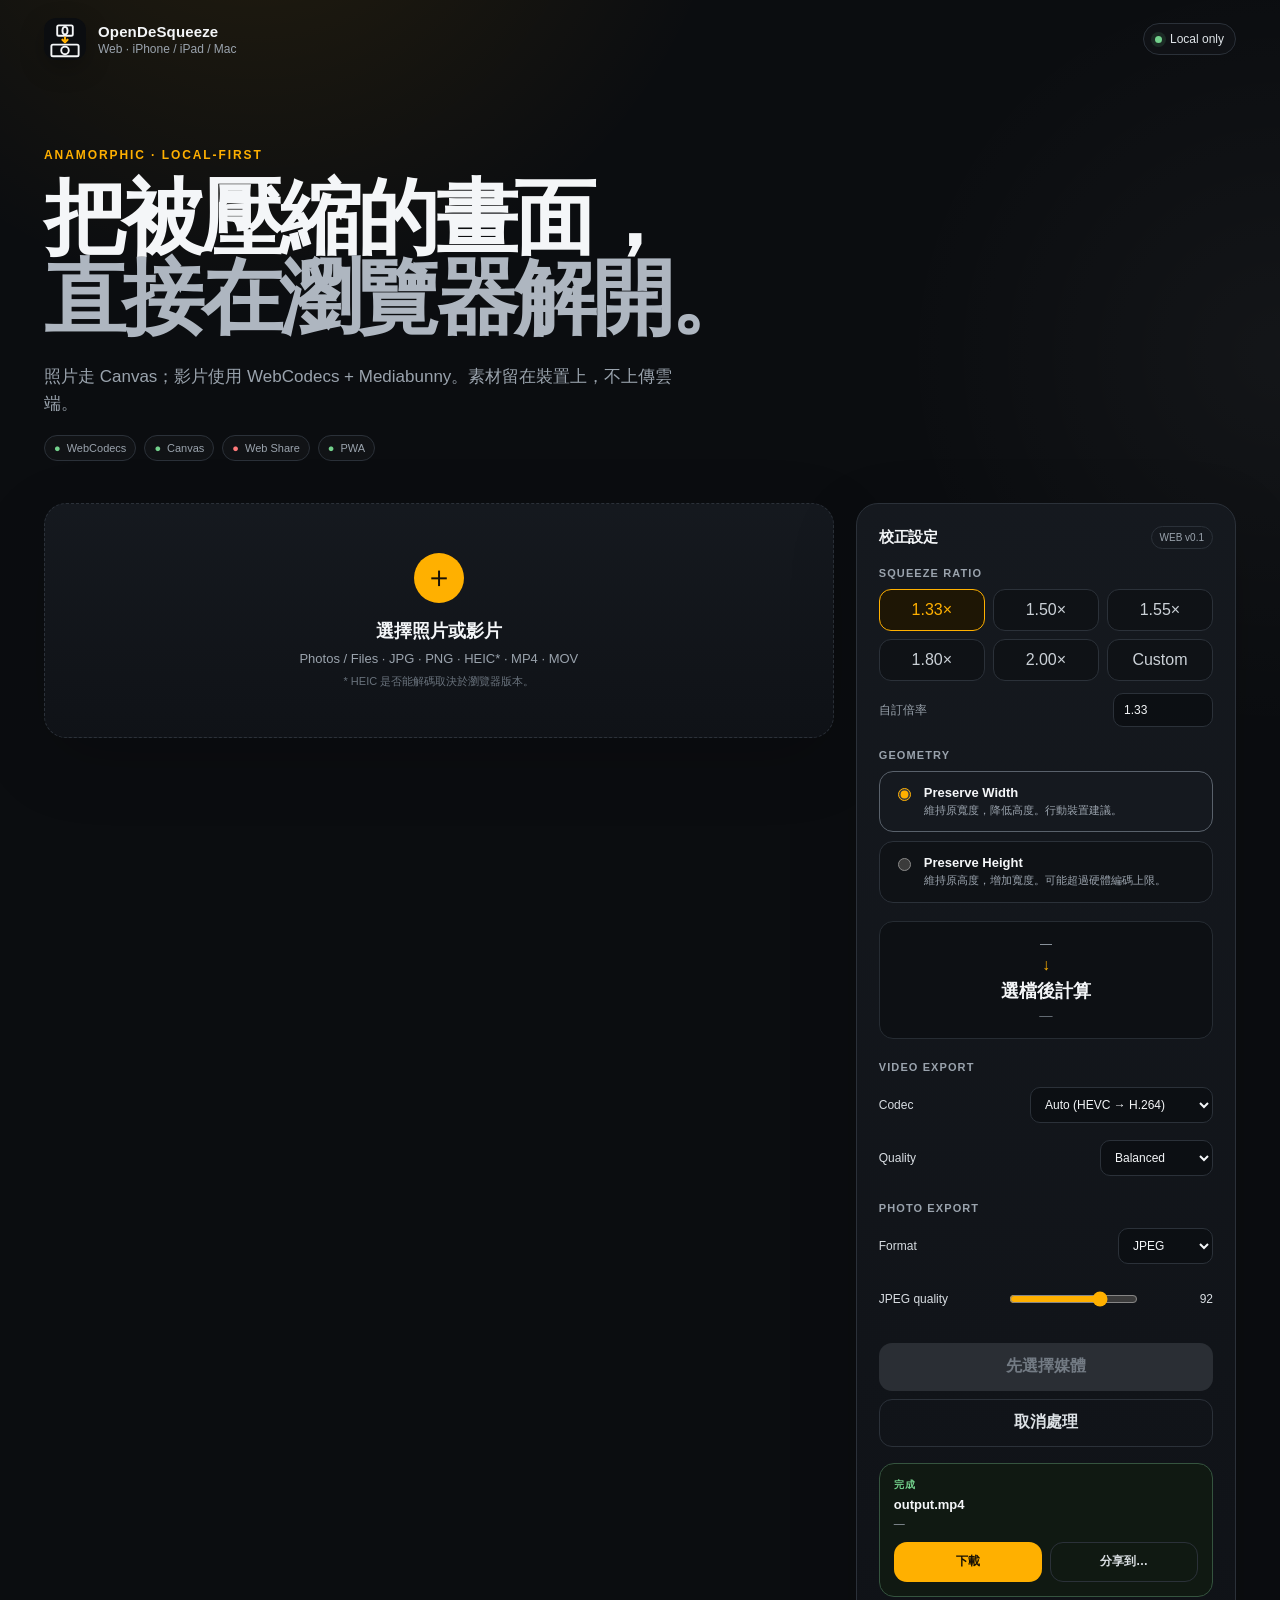
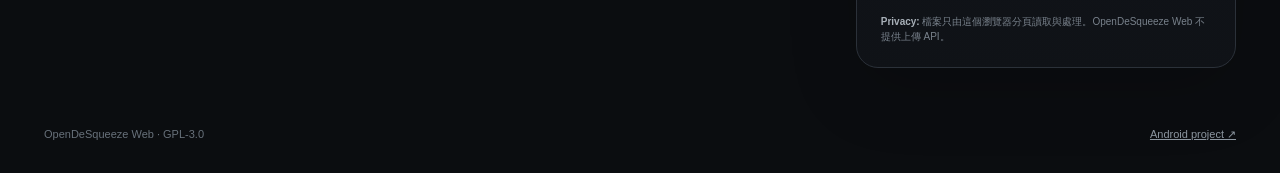
<file: index.html>
<!doctype html>
<html lang="zh-Hant">
<head>
  <meta charset="utf-8" />
  <meta name="viewport" content="width=device-width,initial-scale=1,viewport-fit=cover" />
  <meta name="theme-color" content="#0B0D10" />
  <meta name="color-scheme" content="dark" />
  <meta name="description" content="Local-first anamorphic photo/video desqueeze in Safari and modern browsers." />
  <link rel="manifest" href="./manifest.webmanifest" />
  <link rel="icon" href="./assets/icon.svg" type="image/svg+xml" />
  <link rel="apple-touch-icon" href="./assets/apple-touch-icon.png" />
  <link rel="stylesheet" href="./styles.css" />
  <title>OpenDeSqueeze Web</title>
</head>
<body>
  <header class="site-header">
    <a class="brand" href="./" aria-label="OpenDeSqueeze Web">
      <img src="./assets/icon.svg" alt="" width="42" height="42" />
      <div>
        <strong>OpenDeSqueeze</strong>
        <span>Web · iPhone / iPad / Mac</span>
      </div>
    </a>
    <div class="privacy-pill" title="媒體檔案不會上傳到伺服器">
      <span class="privacy-dot"></span>
      Local only
    </div>
  </header>

  <main class="app-shell">
    <section class="hero">
      <p class="eyebrow">ANAMORPHIC · LOCAL-FIRST</p>
      <h1>把被壓縮的畫面，<br><span>直接在瀏覽器解開。</span></h1>
      <p class="hero-copy">照片走 Canvas；影片使用 WebCodecs + Mediabunny。素材留在裝置上，不上傳雲端。</p>
      <div class="runtime-row" id="runtimeRow" aria-label="browser capability status"></div>
    </section>

    <section class="workspace">
      <div class="left-column">
        <label class="drop-zone" id="dropZone" for="fileInput">
          <input id="fileInput" type="file" accept="image/*,video/*,.jpg,.jpeg,.png,.webp,.heic,.heif,.mov,.mp4,.m4v" hidden />
          <div class="drop-icon" aria-hidden="true">＋</div>
          <strong>選擇照片或影片</strong>
          <span>Photos / Files · JPG · PNG · HEIC* · MP4 · MOV</span>
          <small>* HEIC 是否能解碼取決於瀏覽器版本。</small>
        </label>

        <section class="panel file-panel" id="filePanel" hidden>
          <div class="panel-title-row">
            <h2>來源</h2>
            <button class="text-button" id="clearButton" type="button">清除</button>
          </div>
          <div class="file-summary">
            <div>
              <span class="muted">檔名</span>
              <strong id="fileName">—</strong>
            </div>
            <div>
              <span class="muted">類型</span>
              <strong id="mediaType">—</strong>
            </div>
            <div>
              <span class="muted">來源尺寸</span>
              <strong id="sourceSize">—</strong>
            </div>
            <div>
              <span class="muted">檔案大小</span>
              <strong id="fileSize">—</strong>
            </div>
          </div>
        </section>

        <section class="panel preview-panel" id="previewPanel" hidden>
          <div class="panel-title-row">
            <h2>預覽</h2>
            <span class="muted" id="previewHint">視覺預覽，不會修改原檔</span>
          </div>
          <div class="preview-grid">
            <figure>
              <figcaption>SQUEEZED</figcaption>
              <div class="media-stage" id="sourceStage"></div>
            </figure>
            <figure>
              <figcaption>DESQUEEZED</figcaption>
              <div class="media-stage corrected" id="correctedStage"></div>
            </figure>
          </div>
        </section>
      </div>

      <aside class="panel controls-panel">
        <div class="panel-title-row">
          <h2>校正設定</h2>
          <span class="version">WEB v0.1</span>
        </div>

        <fieldset>
          <legend>Squeeze ratio</legend>
          <div class="ratio-grid" id="ratioGrid">
            <button type="button" data-ratio="1.33" class="ratio-button active">1.33×</button>
            <button type="button" data-ratio="1.50" class="ratio-button">1.50×</button>
            <button type="button" data-ratio="1.55" class="ratio-button">1.55×</button>
            <button type="button" data-ratio="1.80" class="ratio-button">1.80×</button>
            <button type="button" data-ratio="2.00" class="ratio-button">2.00×</button>
            <button type="button" data-ratio="custom" class="ratio-button">Custom</button>
          </div>
          <label class="custom-ratio" id="customRatioWrap" hidden>
            <span>自訂倍率</span>
            <input id="customRatio" type="number" inputmode="decimal" min="1.01" max="3" step="0.01" value="1.33" />
          </label>
        </fieldset>

        <fieldset>
          <legend>Geometry</legend>
          <label class="choice-card">
            <input type="radio" name="geometry" value="width" checked />
            <span>
              <strong>Preserve Width</strong>
              <small>維持原寬度，降低高度。行動裝置建議。</small>
            </span>
          </label>
          <label class="choice-card">
            <input type="radio" name="geometry" value="height" />
            <span>
              <strong>Preserve Height</strong>
              <small>維持原高度，增加寬度。可能超過硬體編碼上限。</small>
            </span>
          </label>
        </fieldset>

        <div class="geometry-box">
          <span id="geometryInput">—</span>
          <span class="arrow">↓</span>
          <strong id="geometryOutput">選檔後計算</strong>
          <small id="aspectOutput">—</small>
        </div>

        <fieldset id="videoOptions" hidden>
          <legend>Video export</legend>
          <label class="select-row">
            <span>Codec</span>
            <select id="videoCodec">
              <option value="auto">Auto (HEVC → H.264)</option>
              <option value="hevc">HEVC / H.265</option>
              <option value="avc">H.264 / AVC</option>
            </select>
          </label>
          <label class="select-row">
            <span>Quality</span>
            <select id="videoQuality">
              <option value="high">High</option>
              <option value="medium" selected>Balanced</option>
              <option value="low">Small</option>
            </select>
          </label>
          <p class="warning" id="memoryWarning" hidden>這支影片偏大。iPhone Safari 目前會把輸出 MP4 暫存在記憶體，長 4K 影片可能因記憶體限制失敗。</p>
        </fieldset>

        <fieldset id="photoOptions" hidden>
          <legend>Photo export</legend>
          <label class="select-row">
            <span>Format</span>
            <select id="photoFormat">
              <option value="image/jpeg">JPEG</option>
              <option value="image/png">PNG</option>
              <option value="image/webp">WebP</option>
            </select>
          </label>
          <label class="select-row" id="jpegQualityRow">
            <span>JPEG quality</span>
            <input id="jpegQuality" type="range" min="70" max="100" value="92" />
            <output id="jpegQualityValue">92</output>
          </label>
        </fieldset>

        <button class="primary-button" id="processButton" type="button" disabled>
          <span id="processLabel">先選擇媒體</span>
        </button>
        <button class="secondary-button" id="cancelButton" type="button" hidden>取消處理</button>

        <div class="progress-wrap" id="progressWrap" hidden>
          <div class="progress-track"><div class="progress-bar" id="progressBar"></div></div>
          <div class="progress-meta">
            <span id="progressText">準備中…</span>
            <span id="progressPercent">0%</span>
          </div>
        </div>

        <section class="result-card" id="resultCard" hidden>
          <span class="result-kicker">完成</span>
          <strong id="resultName">output.mp4</strong>
          <span id="resultMeta">—</span>
          <div class="result-actions">
            <a class="primary-button small" id="downloadButton" download>下載</a>
            <button class="secondary-button small" id="shareButton" type="button" hidden>分享到…</button>
          </div>
        </section>

        <p class="local-note"><strong>Privacy:</strong> 檔案只由這個瀏覽器分頁讀取與處理。OpenDeSqueeze Web 不提供上傳 API。</p>
      </aside>
    </section>
  </main>

  <footer>
    <span>OpenDeSqueeze Web · GPL-3.0</span>
    <a href="https://github.com/juhjuhx/OpenDeSqueeze" target="_blank" rel="noreferrer">Android project ↗</a>
  </footer>

  <script type="module" src="./app.js"></script>
</body>
</html>
</file>
<file: styles.css>
:root {
  --bg: #0b0d10;
  --panel: #12151a;
  --panel-2: #171b21;
  --border: #2b3139;
  --text: #f4f6f8;
  --muted: #9aa3ad;
  --accent: #ffb000;
  --accent-dark: #1e1605;
  --success: #73d18c;
  --danger: #ff7979;
  --radius: 22px;
  font-family: Inter, ui-sans-serif, -apple-system, BlinkMacSystemFont, "SF Pro Display", "Segoe UI", sans-serif;
}
* { box-sizing: border-box; }
html { background: var(--bg); color: var(--text); }
body { margin: 0; min-height: 100vh; background:
  radial-gradient(circle at 20% -10%, rgba(255,176,0,.11), transparent 30rem),
  radial-gradient(circle at 100% 20%, rgba(255,255,255,.035), transparent 24rem),
  var(--bg); }
button, input, select { font: inherit; }
button, a { -webkit-tap-highlight-color: transparent; }
a { color: inherit; }
.site-header { max-width: 1240px; margin: auto; padding: calc(18px + env(safe-area-inset-top)) 24px 10px; display:flex; align-items:center; justify-content:space-between; gap:16px; }
.brand { display:flex; align-items:center; gap:12px; text-decoration:none; }
.brand img { border-radius:12px; box-shadow: 0 8px 24px rgba(0,0,0,.25); }
.brand div { display:grid; gap:2px; }
.brand strong { font-size:15px; letter-spacing:.01em; }
.brand span { color:var(--muted); font-size:12px; }
.privacy-pill { display:flex; align-items:center; gap:8px; border:1px solid var(--border); background:rgba(18,21,26,.72); backdrop-filter: blur(14px); border-radius:999px; padding:8px 11px; color:#dfe4e8; font-size:12px; }
.privacy-dot { width:7px; height:7px; border-radius:50%; background:var(--success); box-shadow:0 0 0 4px rgba(115,209,140,.12); }
.app-shell { max-width:1240px; margin:auto; padding:24px 24px 60px; }
.hero { padding:54px 0 42px; max-width:850px; }
.eyebrow { margin:0 0 16px; color:var(--accent); font-size:12px; font-weight:700; letter-spacing:.16em; }
h1 { margin:0; font-weight:650; letter-spacing:-.045em; font-size:clamp(42px, 7vw, 82px); line-height:.98; }
h1 span { color:#aeb6c0; }
.hero-copy { max-width:660px; color:var(--muted); font-size:17px; line-height:1.6; margin:24px 0 18px; }
.runtime-row { display:flex; flex-wrap:wrap; gap:8px; }
.capability { border:1px solid var(--border); border-radius:999px; padding:6px 9px; font-size:11px; color:var(--muted); background:rgba(255,255,255,.025); }
.capability.ok::before { content:"●"; color:var(--success); margin-right:6px; }
.capability.no::before { content:"●"; color:var(--danger); margin-right:6px; }
.workspace { display:grid; grid-template-columns:minmax(0, 1.35fr) minmax(320px, .65fr); gap:22px; align-items:start; }
.left-column { display:grid; gap:22px; min-width:0; }
.panel, .drop-zone { border:1px solid var(--border); border-radius:var(--radius); background:linear-gradient(180deg, rgba(22,26,32,.96), rgba(16,19,24,.96)); box-shadow: 0 22px 70px rgba(0,0,0,.16); }
.drop-zone { min-height:235px; display:grid; place-content:center; text-align:center; gap:8px; padding:32px; cursor:pointer; border-style:dashed; transition:.2s ease; }
.drop-zone:hover, .drop-zone.dragging { border-color:#777f88; transform:translateY(-1px); background:#15191f; }
.drop-icon { width:50px; height:50px; border-radius:50%; margin:0 auto 8px; display:grid; place-items:center; font-size:30px; font-weight:200; background:var(--accent); color:#171005; }
.drop-zone strong { font-size:18px; }
.drop-zone span { color:var(--muted); font-size:13px; }
.drop-zone small { color:#69727c; font-size:11px; }
.panel { padding:22px; }
.panel-title-row { display:flex; align-items:center; justify-content:space-between; gap:12px; margin-bottom:18px; }
.panel h2 { margin:0; font-size:15px; letter-spacing:-.01em; }
.version { font-size:10px; border:1px solid var(--border); border-radius:999px; padding:5px 8px; color:var(--muted); }
.text-button { border:0; background:transparent; color:var(--muted); padding:5px; cursor:pointer; }
.text-button:hover { color:var(--text); }
.file-summary { display:grid; grid-template-columns:repeat(4, minmax(0,1fr)); gap:12px; }
.file-summary > div { min-width:0; padding:14px; background:#0f1216; border:1px solid #232931; border-radius:14px; display:grid; gap:5px; }
.file-summary strong { overflow:hidden; text-overflow:ellipsis; white-space:nowrap; font-size:13px; }
.muted { color:var(--muted); font-size:11px; }
.preview-grid { display:grid; grid-template-columns:1fr 1fr; gap:14px; align-items:start; }
figure { margin:0; min-width:0; }
figcaption { color:var(--muted); font-size:10px; font-weight:700; letter-spacing:.13em; margin:0 0 8px 2px; }
.media-stage { width:100%; aspect-ratio:16/9; background:#070809; border:1px solid #262c33; border-radius:14px; overflow:hidden; display:grid; place-items:center; }
.media-stage img, .media-stage video, .media-stage canvas { width:100%; height:100%; object-fit:fill; display:block; }
.controls-panel { position:sticky; top:18px; }
fieldset { border:0; padding:0; margin:0 0 22px; display:grid; gap:9px; }
legend { padding:0; margin-bottom:10px; color:var(--muted); font-size:11px; font-weight:700; text-transform:uppercase; letter-spacing:.1em; }
.ratio-grid { display:grid; grid-template-columns:repeat(3,1fr); gap:8px; }
.ratio-button { border:1px solid var(--border); border-radius:12px; padding:11px 8px; background:#0f1216; color:#cbd1d7; cursor:pointer; }
.ratio-button.active { border-color:var(--accent); color:var(--accent); background:var(--accent-dark); }
.custom-ratio { display:flex; justify-content:space-between; align-items:center; gap:12px; margin-top:3px; color:var(--muted); font-size:12px; }
.custom-ratio input { width:100px; border:1px solid var(--border); border-radius:10px; background:#0c0f13; color:var(--text); padding:9px 10px; }
.choice-card { display:flex; align-items:flex-start; gap:10px; border:1px solid var(--border); border-radius:14px; padding:13px; cursor:pointer; background:#0f1216; }
.choice-card:has(input:checked) { border-color:#59616b; background:#15191f; }
.choice-card input { accent-color:var(--accent); margin-top:3px; }
.choice-card span { display:grid; gap:3px; }
.choice-card strong { font-size:13px; }
.choice-card small { color:var(--muted); line-height:1.4; font-size:11px; }
.geometry-box { display:grid; justify-items:center; gap:5px; padding:15px; margin:-4px 0 22px; border-radius:14px; border:1px solid #262c33; background:#0d1014; font-variant-numeric:tabular-nums; }
.geometry-box span { color:var(--muted); font-size:12px; }
.geometry-box .arrow { color:var(--accent); font-size:16px; }
.geometry-box strong { font-size:18px; }
.geometry-box small { color:#6f7780; }
.select-row { min-height:44px; display:flex; align-items:center; justify-content:space-between; gap:12px; color:#d8dde2; font-size:12px; }
select { max-width:210px; border:1px solid var(--border); border-radius:10px; background:#0c0f13; color:var(--text); padding:9px 30px 9px 10px; }
input[type="range"] { max-width:150px; accent-color:var(--accent); }
.warning { margin:5px 0 0; border:1px solid #5e481b; background:#1d170a; border-radius:11px; padding:10px 11px; color:#e6c980; font-size:11px; line-height:1.45; }
.primary-button, .secondary-button { width:100%; min-height:48px; border-radius:13px; border:1px solid transparent; display:flex; align-items:center; justify-content:center; gap:8px; font-weight:700; cursor:pointer; text-decoration:none; }
.primary-button { background:var(--accent); color:#171005; }
.primary-button:disabled { background:#2a2e34; color:#737b84; cursor:not-allowed; }
.secondary-button { margin-top:8px; background:transparent; color:#dce1e5; border-color:var(--border); }
.small { min-height:40px; font-size:12px; }
.progress-wrap { margin-top:16px; }
.progress-track { height:6px; border-radius:999px; overflow:hidden; background:#272c33; }
.progress-bar { width:0%; height:100%; background:var(--accent); transition:width .15s linear; }
.progress-meta { margin-top:8px; display:flex; justify-content:space-between; color:var(--muted); font-size:11px; }
.result-card { margin-top:16px; border:1px solid #35543f; background:#101912; border-radius:15px; padding:14px; display:grid; gap:5px; }
.result-kicker { color:var(--success); font-size:10px; font-weight:700; text-transform:uppercase; letter-spacing:.1em; }
.result-card strong { font-size:13px; word-break:break-all; }
.result-card > span:not(.result-kicker) { color:var(--muted); font-size:11px; }
.result-actions { margin-top:8px; display:grid; grid-template-columns:1fr 1fr; gap:8px; }
.result-actions .secondary-button { margin-top:0; }
.local-note { color:#78818b; font-size:10px; line-height:1.55; margin:17px 2px 0; }
.local-note strong { color:#a8b0b8; }
footer { max-width:1240px; margin:auto; padding:0 24px calc(32px + env(safe-area-inset-bottom)); color:#68717b; font-size:11px; display:flex; justify-content:space-between; gap:20px; }
footer a { color:#8e98a2; }
@media (max-width: 900px) {
  .workspace { grid-template-columns:1fr; }
  .controls-panel { position:static; }
  .hero { padding-top:35px; }
}
@media (max-width: 620px) {
  .site-header, .app-shell, footer { padding-left:16px; padding-right:16px; }
  .brand span { display:none; }
  .privacy-pill { font-size:10px; }
  .hero { padding-bottom:28px; }
  .hero-copy { font-size:14px; }
  .file-summary { grid-template-columns:1fr 1fr; }
  .preview-grid { grid-template-columns:1fr; }
  .panel { padding:17px; border-radius:18px; }
  .drop-zone { border-radius:18px; min-height:210px; }
  .ratio-grid { grid-template-columns:repeat(3,1fr); }
  footer { flex-direction:column; gap:8px; }
}
</file>
